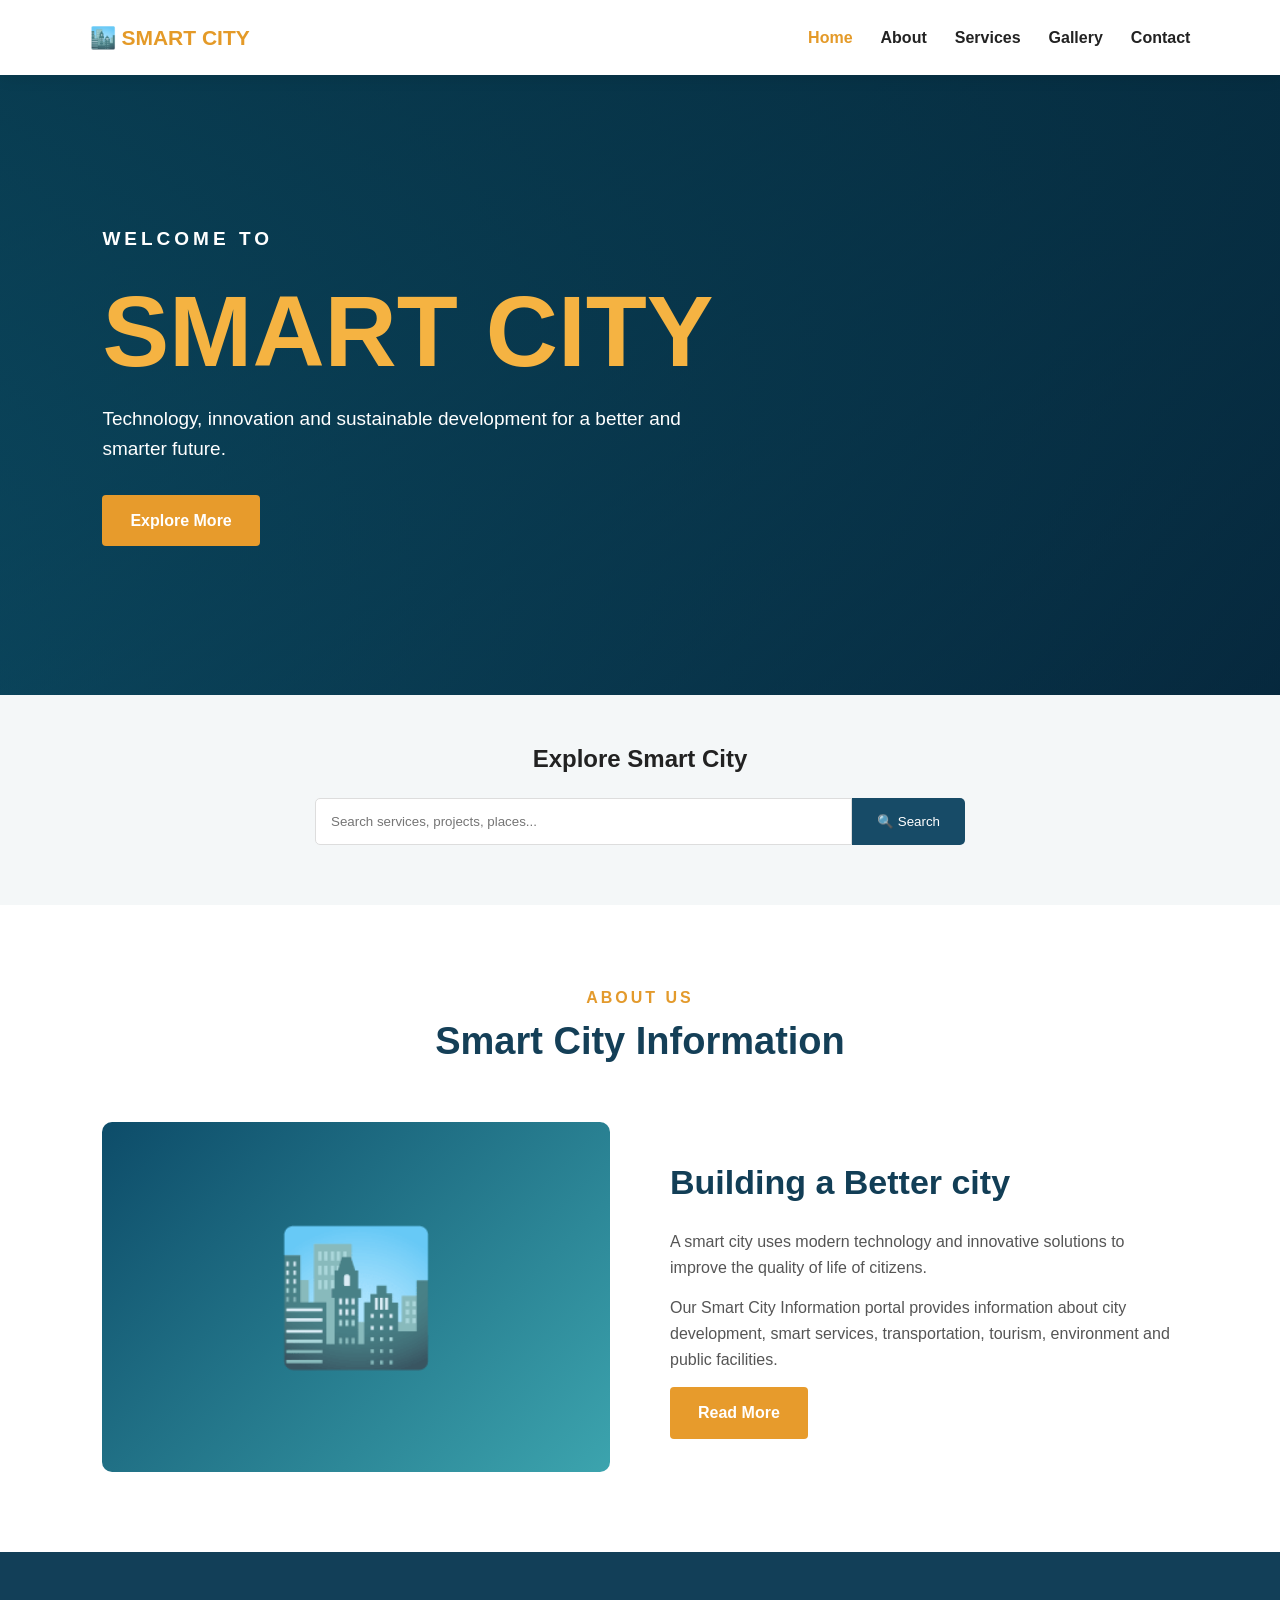
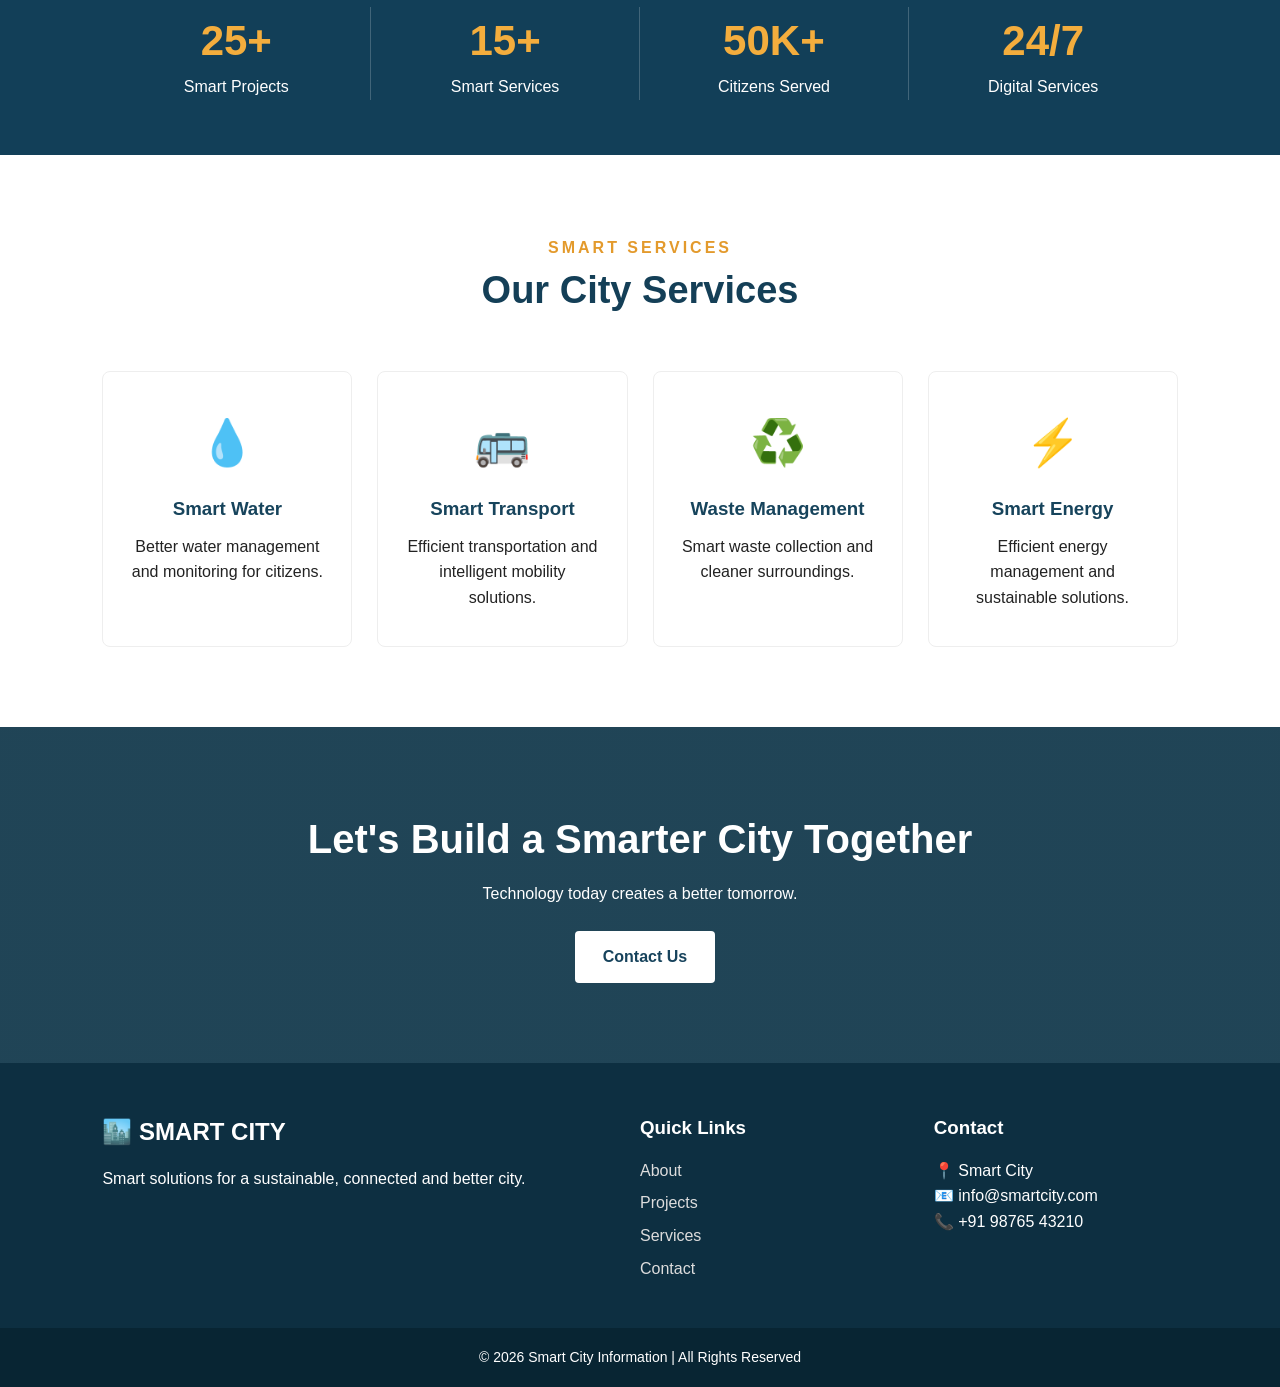
<file: index.html>
<!DOCTYPE html>
<html lang="en">
<head>
    <meta charset="UTF-8">
    <meta name="viewport" content="width=device-width, initial-scale=1.0">
    <title> Smart City | Home</title>
    <link rel="stylesheet" href="style.css">
</head>

<body>

<!-- Header -->
<header>
    <div class="logo">
        <span>🏙️</span>
         <b>SMART CITY</b>
    </div>

    <nav id="navbar">
        <a href="index.html" class="active">Home</a>
        <a href="about.html">About</a>
        <a href="services.html">Services</a>
        <a href="gallery.html">Gallery</a>
        <a href="contact.html">Contact</a>
    </nav>

    <button class="menu-btn" onclick="toggleMenu()">☰</button>
</header>


<!-- Hero Section -->
<section class="hero">

    <div class="hero-content">
        <p class="small-title">WELCOME TO</p>

        <h1>
            <span>SMART CITY</span>
        </h1>

        <p>
            Technology, innovation and sustainable development
            for a better and smarter future.
        </p>

        <div>
            <a href="about.html" class="btn">Explore More</a>
            <!-- <a href="projects.html" class="btn btn-light">Our Projects</a> -->
        </div>
    </div>

</section>


<!-- Search -->
<section class="search-section">
    <h2>Explore Smart City</h2>

    <div class="search-box">
        <input type="text" id="searchInput"
               placeholder="Search services, projects, places...">

        <button onclick="searchWebsite()">🔍 Search</button>
    </div>

    <p id="searchResult"></p>
</section>


<!-- About -->
<section class="section">
    <div class="section-title">
        <p>ABOUT US</p>
        <h2>Smart City Information</h2>
    </div>

    <div class="about-home">

        <div class="about-image">
            <div class="city-icon">🏙️</div>
        </div>

        <div class="about-text">
            <h2>Building a Better city</h2>

            <p>
                A smart city uses modern technology and innovative
                solutions to improve the quality of life of citizens.
            </p>

            <p>
                Our Smart City Information portal provides information
                about city development, smart services, transportation,
                tourism, environment and public facilities.
            </p>

            <a href="about.html" class="btn">Read More</a>
        </div>

    </div>
</section>


<!-- Statistics -->
<section class="stats">

    <div class="stat">
        <h2>25+</h2>
        <p>Smart Projects</p>
    </div>

    <div class="stat">
        <h2>15+</h2>
        <p>Smart Services</p>
    </div>

    <div class="stat">
        <h2>50K+</h2>
        <p>Citizens Served</p>
    </div>

    <div class="stat">
        <h2>24/7</h2>
        <p>Digital Services</p>
    </div>

</section>


<!-- Services -->
<section class="section">

    <div class="section-title">
        <p>SMART SERVICES</p>
        <h2>Our City Services</h2>
    </div>

    <div class="cards">

        <div class="card">
            <div class="icon">💧</div>
            <h3>Smart Water</h3>
            <p>
                Better water management and monitoring
                for citizens.
            </p>
        </div>

        <div class="card">
            <div class="icon">🚌</div>
            <h3>Smart Transport</h3>
            <p>
                Efficient transportation and intelligent
                mobility solutions.
            </p>
        </div>

        <div class="card">
            <div class="icon">♻️</div>
            <h3>Waste Management</h3>
            <p>
                Smart waste collection and cleaner
                surroundings.
            </p>
        </div>

        <div class="card">
            <div class="icon">⚡</div>
            <h3>Smart Energy</h3>
            <p>
                Efficient energy management and
                sustainable solutions.
            </p>
        </div>

    </div>

</section>


<!-- Projects
<section class="project-section">

    <div class="section-title">
        <p>DEVELOPMENT</p>
        <h2>Smart City Projects</h2>
    </div>

    <div class="project-grid">

        <div class="project">
            <div class="project-img">🏛️</div>
            <div class="project-content">
                <span>HERITAGE</span>
                <h3>Heritage Development</h3>
                <p>
                    Development and preservation of important
                    heritage locations.
                </p>
                <a href="projects.html">View Project →</a>
            </div>
        </div>

        <div class="project">
            <div class="project-img">🌳</div>
            <div class="project-content">
                <span>ENVIRONMENT</span>
                <h3>Green City Project</h3>
                <p>
                    Creating greener public spaces and improving
                    the urban environment.
                </p>
                <a href="projects.html">View Project →</a>
            </div>
        </div>

        <div class="project">
            <div class="project-img">🚦</div>
            <div class="project-content">
                <span>TRANSPORT</span>
                <h3>Smart Traffic System</h3>
                <p>
                    Technology-based traffic monitoring and
                    management.
                </p>
                <a href="projects.html">View Project →</a>
            </div>
        </div>

    </div>

</section> -->


<!-- CTA -->
<section class="cta">

    <h2>Let's Build a Smarter City Together</h2>

    <p>
        Technology today creates a better tomorrow.
    </p>

    <a href="contact.html" class="btn btn-light">
        Contact Us
    </a>

</section>


<!-- Footer -->
<footer>

    <div class="footer-container">

        <div>
            <h2>🏙️  SMART CITY</h2>
            <p>
                Smart solutions for a sustainable,
                connected and better city.
            </p>
        </div>

        <div>
            <h3>Quick Links</h3>
            <a href="about.html">About</a>
            <a href="projects.html">Projects</a>
            <a href="services.html">Services</a>
            <a href="contact.html">Contact</a>
        </div>

        <div>
            <h3>Contact</h3>
            <p>📍 Smart City </p>
            <p>📧 info@smartcity.com</p>
            <p>📞 +91 98765 43210</p>
        </div>

    </div>

    <div class="copyright">
        © 2026  Smart City Information | All Rights Reserved
    </div>

</footer>

<script src="script.js"></script>

</body>
</html>
</file>
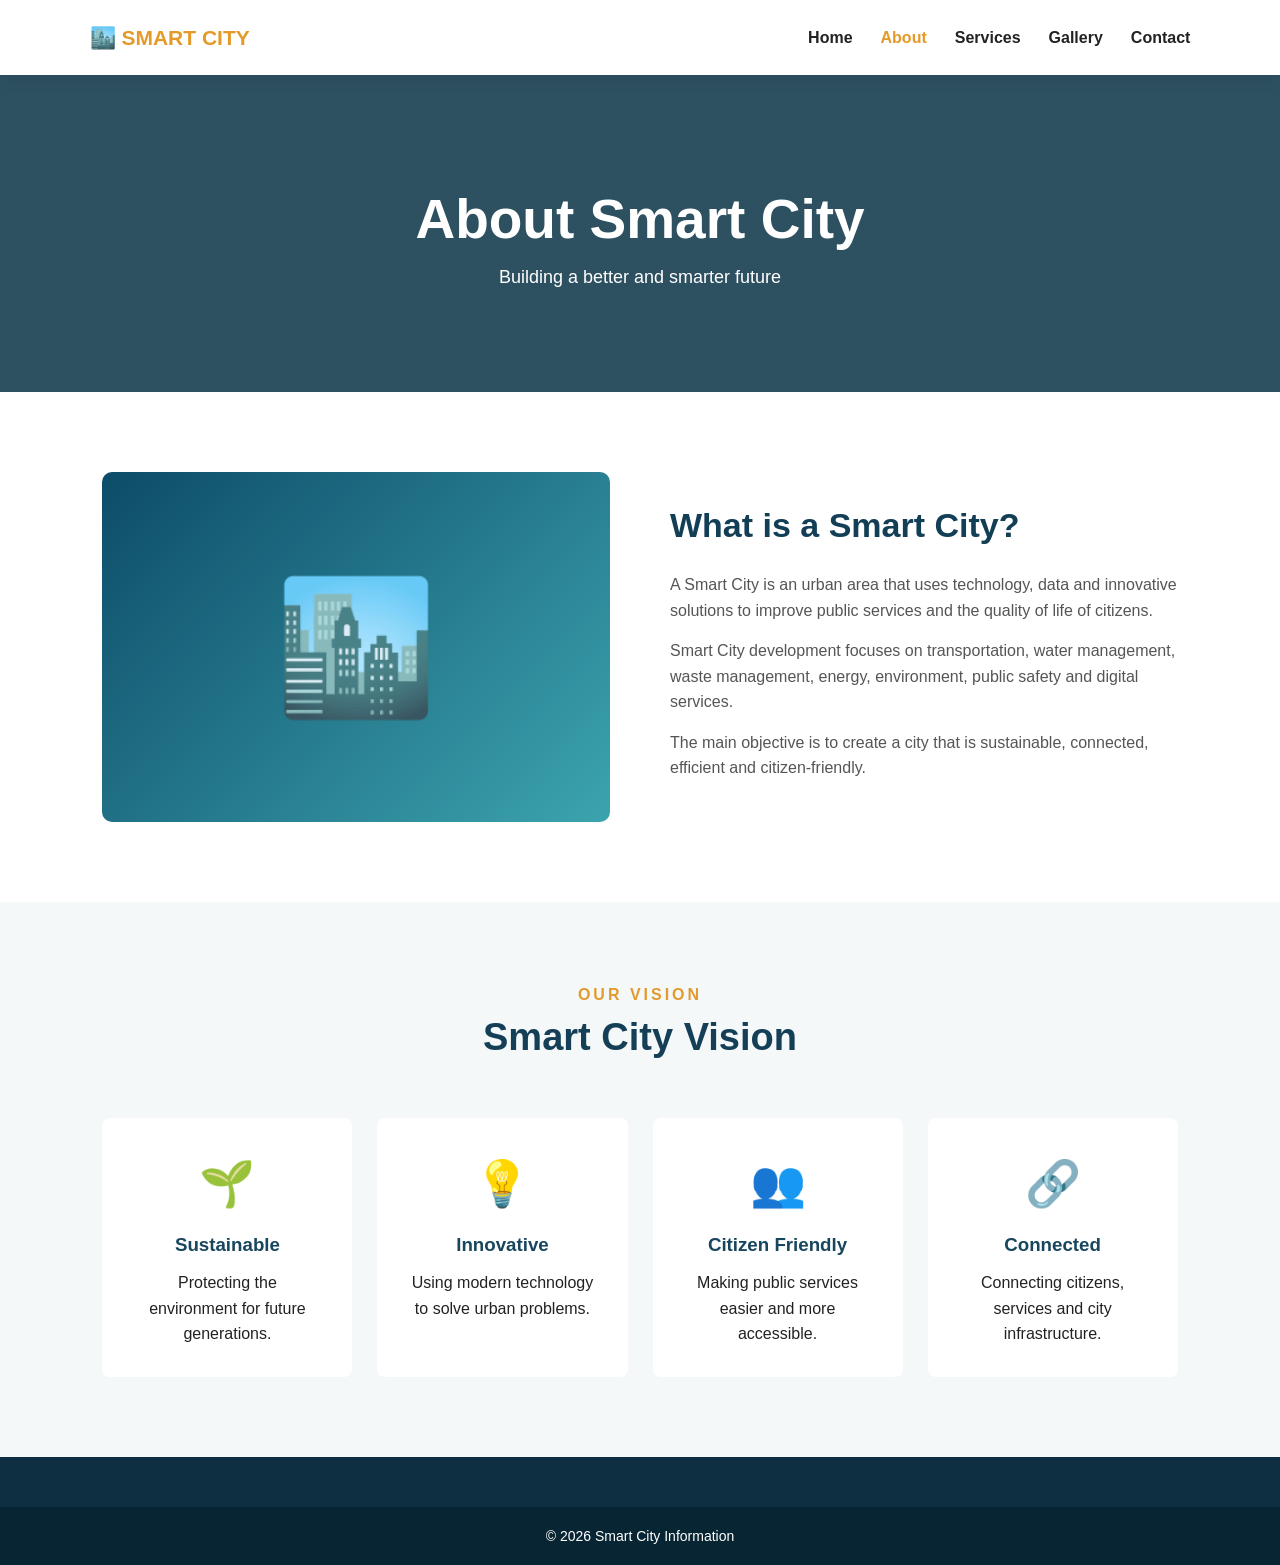
<file: about.html>
<!DOCTYPE html>
<html lang="en">

<head>
    <meta charset="UTF-8">
    <meta name="viewport" content="width=device-width, initial-scale=1.0">
    <title>About |  Smart City</title>
    <link rel="stylesheet" href="style.css">
</head>

<body>

<header>

    <div class="logo">
        🏙️ <b>SMART CITY</b>
    </div>

    <nav>
        <a href="index.html">Home</a>
        <a href="about.html" class="active">About</a>
        <!-- <a href="projects.html">Projects</a> -->
        <a href="services.html">Services</a>
        <a href="gallery.html">Gallery</a>
        <a href="contact.html">Contact</a>
    </nav>

</header>


<section class="page-banner">

    <h1>About Smart City</h1>
    <p>Building a better and smarter future</p>

</section>


<section class="section">

    <div class="about-home">

        <div class="about-image">
            <div class="city-icon">🏙️</div>
        </div>

        <div class="about-text">

            <h2>What is a Smart City?</h2>

            <p>
                A Smart City is an urban area that uses technology,
                data and innovative solutions to improve public
                services and the quality of life of citizens.
            </p>

            <p>
                Smart City development focuses on transportation,
                water management, waste management, energy,
                environment, public safety and digital services.
            </p>

            <p>
                The main objective is to create a city that is
                sustainable, connected, efficient and citizen-friendly.
            </p>

        </div>

    </div>

</section>


<section class="section light-bg">

    <div class="section-title">

        <p>OUR VISION</p>

        <h2>Smart City Vision</h2>

    </div>

    <div class="vision-grid">

        <div class="vision-card">
            <span>🌱</span>
            <h3>Sustainable</h3>
            <p>Protecting the environment for future generations.</p>
        </div>

        <div class="vision-card">
            <span>💡</span>
            <h3>Innovative</h3>
            <p>Using modern technology to solve urban problems.</p>
        </div>

        <div class="vision-card">
            <span>👥</span>
            <h3>Citizen Friendly</h3>
            <p>Making public services easier and more accessible.</p>
        </div>

        <div class="vision-card">
            <span>🔗</span>
            <h3>Connected</h3>
            <p>Connecting citizens, services and city infrastructure.</p>
        </div>

    </div>

</section>


<footer>

    <div class="copyright">
        © 2026  Smart City Information
    </div>

</footer>

</body>
</html>
</file>
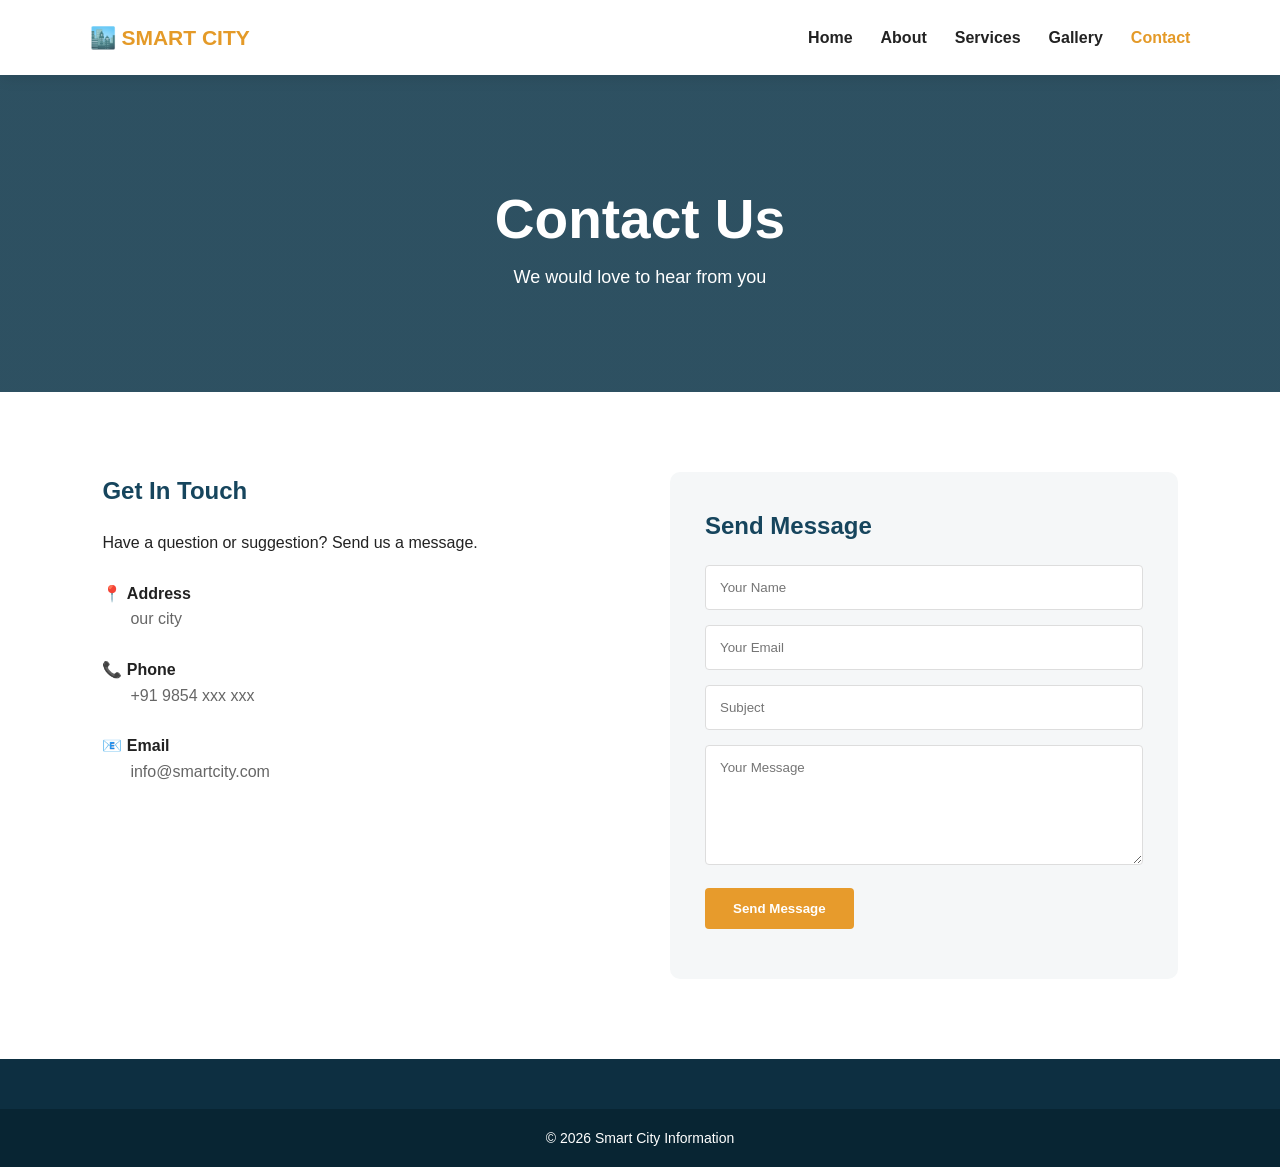
<file: contact.html>
<!DOCTYPE html>
<html lang="en">

<head>

    <meta charset="UTF-8">

    <meta name="viewport"
          content="width=device-width, initial-scale=1.0">

    <title>Contact | Smart City</title>

    <link rel="stylesheet" href="style.css">

</head>

<body>

<header>

    <div class="logo">
        🏙️  <b>SMART CITY</b>
    </div>

    <nav>

        <a href="index.html">Home</a>
        <a href="about.html">About</a>
        <a href="services.html">Services</a>
        <a href="gallery.html">Gallery</a>
        <a href="contact.html" class="active">Contact</a>

    </nav>

</header>


<section class="page-banner">

    <h1>Contact Us</h1>

    <p>We would love to hear from you</p>

</section>


<section class="section">

    <div class="contact-container">


        <div class="contact-info">

            <h2>Get In Touch</h2>

            <p>
                Have a question or suggestion?
                Send us a message.
            </p>

            <div class="contact-item">
                📍 <b>Address</b>
                <p> our city</p>
            </div>

            <div class="contact-item">
                📞 <b>Phone</b>
                <p>+91 9854 xxx xxx</p>
            </div>

            <div class="contact-item">
                📧 <b>Email</b>
                <p>info@smartcity.com</p>
            </div>

        </div>


        <form id="contactForm">

            <h2>Send Message</h2>

            <input
                type="text"
                id="name"
                placeholder="Your Name"
                required>

            <input
                type="email"
                id="email"
                placeholder="Your Email"
                required>

            <input
                type="text"
                id="subject"
                placeholder="Subject"
                required>

            <textarea
                id="message"
                placeholder="Your Message"
                rows="6"
                required></textarea>

            <button type="submit" class="btn">
                Send Message
            </button>

            <p id="formMessage"></p>

        </form>

    </div>

</section>


<footer>

    <div class="copyright">
        © 2026  Smart City Information
    </div>

</footer>


<script src="script.js"></script>

</body>

</html>
</file>
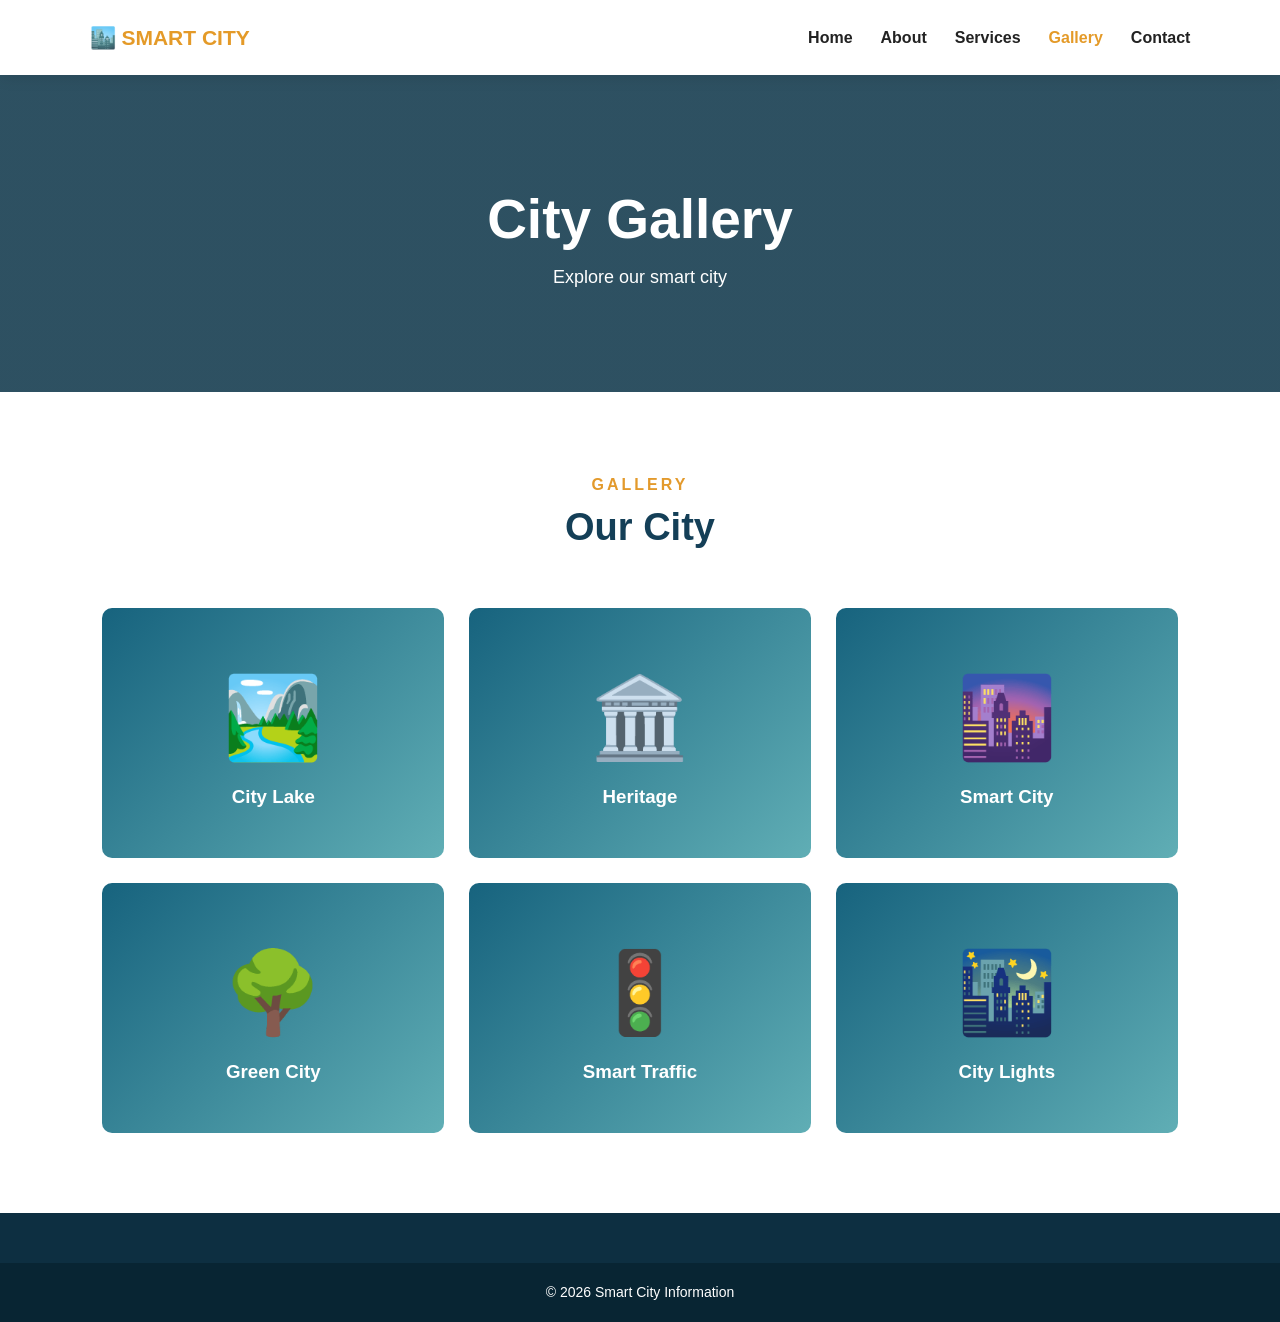
<file: gallery.html>
<!DOCTYPE html>
<html lang="en">

<head>

    <meta charset="UTF-8">

    <meta name="viewport"
          content="width=device-width, initial-scale=1.0">

    <title>Gallery | Smart City</title>

    <link rel="stylesheet" href="style.css">

</head>

<body>

<header>

    <div class="logo">
        🏙️  <b>SMART CITY</b>
    </div>

    <nav>

        <a href="index.html">Home</a>
        <a href="about.html">About</a>
        <a href="services.html">Services</a>
        <a href="gallery.html" class="active">Gallery</a>
        <a href="contact.html">Contact</a>

    </nav>

</header>


<section class="page-banner">

    <h1>City Gallery</h1>

    <p>Explore our smart city</p>

</section>


<section class="section">

    <div class="section-title">

        <p>GALLERY</p>

        <h2> Our City</h2>

    </div>


    <div class="gallery">

        <div class="gallery-item">
            <div>🏞️</div>
            <h3>City Lake</h3>
        </div>

        <div class="gallery-item">
            <div>🏛️</div>
            <h3>Heritage</h3>
        </div>

        <div class="gallery-item">
            <div>🌆</div>
            <h3>Smart City</h3>
        </div>

        <div class="gallery-item">
            <div>🌳</div>
            <h3>Green City</h3>
        </div>

        <div class="gallery-item">
            <div>🚦</div>
            <h3>Smart Traffic</h3>
        </div>

        <div class="gallery-item">
            <div>🌃</div>
            <h3>City Lights</h3>
        </div>

    </div>

</section>


<footer>

    <div class="copyright">
        © 2026  Smart City Information
    </div>

</footer>

</body>

</html>
</file>
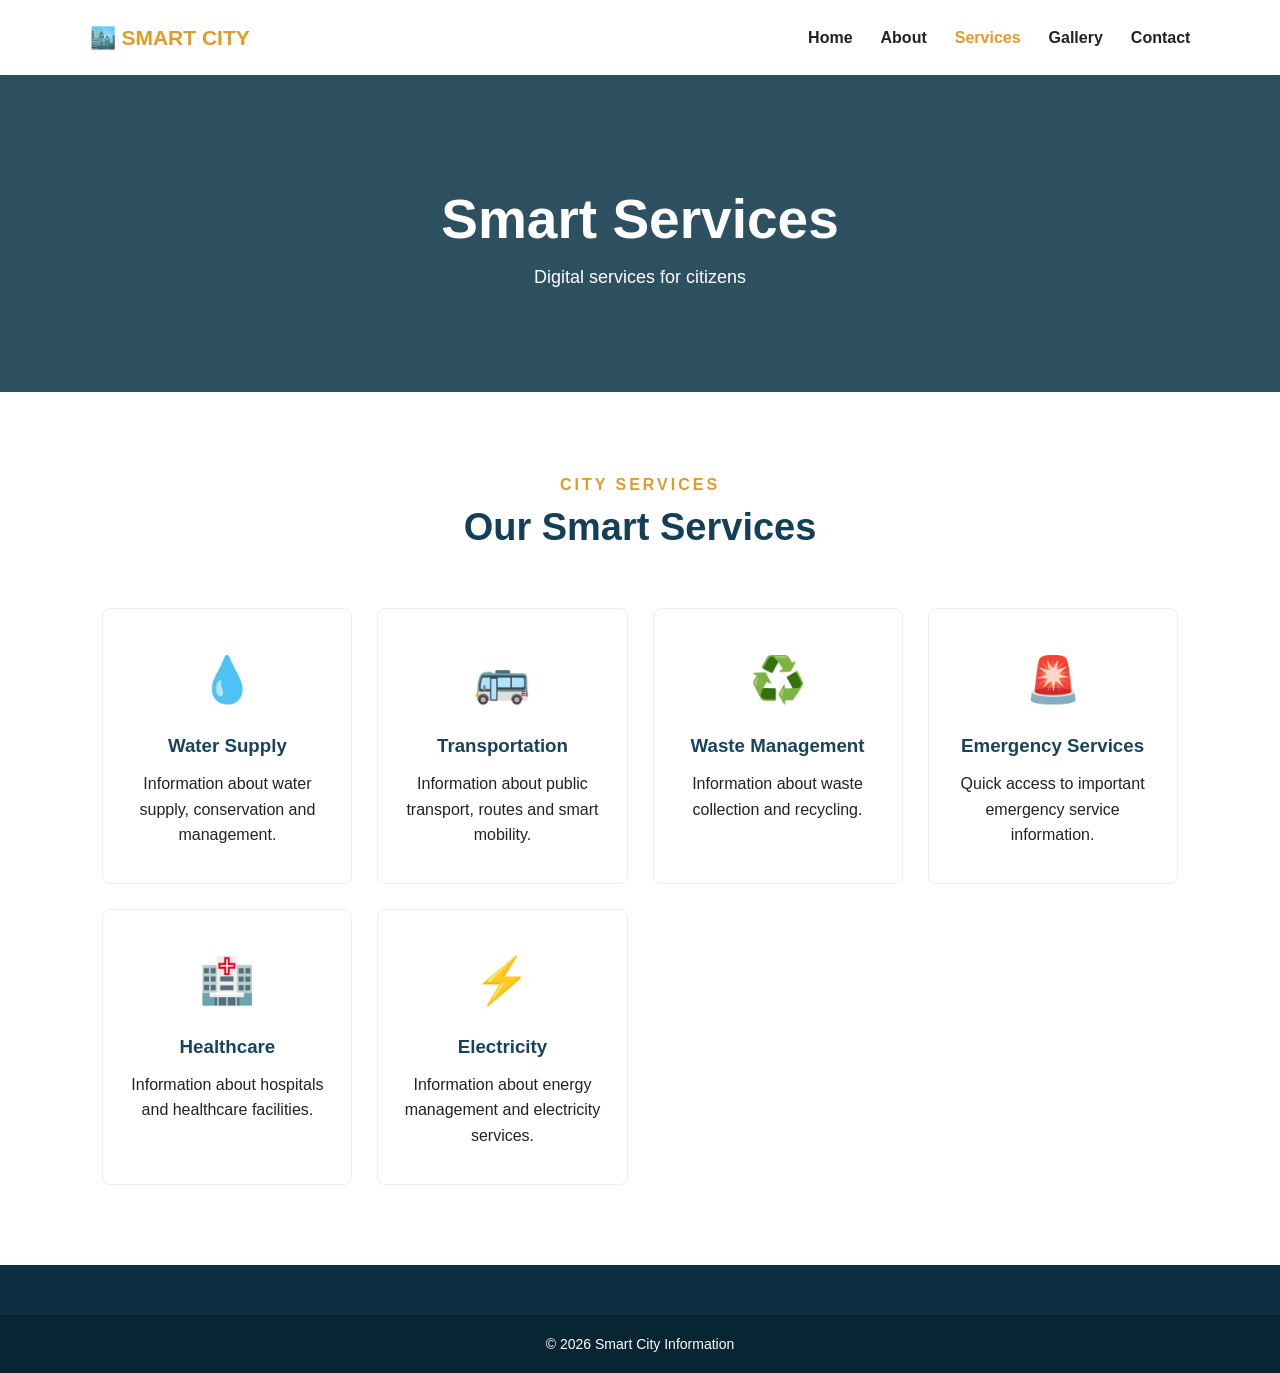
<file: services.html>
<!DOCTYPE html>
<html lang="en">

<head>

    <meta charset="UTF-8">

    <meta name="viewport"
          content="width=device-width, initial-scale=1.0">

    <title>Services | Smart City</title>

    <link rel="stylesheet" href="style.css">

</head>

<body>

<header>

    <div class="logo">
        🏙️  <b>SMART CITY</b>
    </div>

    <nav>

        <a href="index.html">Home</a>
        <a href="about.html">About</a>
        <!-- <a href="projects.html">Projects</a> -->
        <a href="services.html" class="active">Services</a>
        <a href="gallery.html">Gallery</a>
        <a href="contact.html">Contact</a>

    </nav>

</header>


<section class="page-banner">

    <h1>Smart Services</h1>

    <p>Digital services for citizens</p>

</section>


<section class="section">

    <div class="section-title">

        <p>CITY SERVICES</p>

        <h2>Our Smart Services</h2>

    </div>


    <div class="cards">

        <div class="card">

            <div class="icon">💧</div>

            <h3>Water Supply</h3>

            <p>
                Information about water supply,
                conservation and management.
            </p>

        </div>


        <div class="card">

            <div class="icon">🚌</div>

            <h3>Transportation</h3>

            <p>
                Information about public transport,
                routes and smart mobility.
            </p>

        </div>


        <div class="card">

            <div class="icon">♻️</div>

            <h3>Waste Management</h3>

            <p>
                Information about waste collection
                and recycling.
            </p>

        </div>


        <div class="card">

            <div class="icon">🚨</div>

            <h3>Emergency Services</h3>

            <p>
                Quick access to important emergency
                service information.
            </p>

        </div>


        <div class="card">

            <div class="icon">🏥</div>

            <h3>Healthcare</h3>

            <p>
                Information about hospitals and
                healthcare facilities.
            </p>

        </div>


        <div class="card">

            <div class="icon">⚡</div>

            <h3>Electricity</h3>

            <p>
                Information about energy management
                and electricity services.
            </p>

        </div>

    </div>

</section>


<footer>

    <div class="copyright">
        © 2026  Smart City Information
    </div>

</footer>

</body>

</html>
</file>
<file: style.css>
* {
    margin: 0;
    padding: 0;
    box-sizing: border-box;
}

html {
    scroll-behavior: smooth;
}

body {
    font-family: Arial, Helvetica, sans-serif;
    color: #222;
    background: #fff;
    line-height: 1.6;
}


/* HEADER */

header {
    height: 75px;
    padding: 0 7%;
    display: flex;
    align-items: center;
    justify-content: space-between;
    background: #ffffff;
    box-shadow: 0 2px 15px rgba(0,0,0,0.1);
    position: sticky;
    top: 0;
    z-index: 1000;
}

.logo {
    font-size: 21px;
    font-weight: bold;
    color: #123d58;
}

.logo b {
    color: #e49a28;
}

nav {
    display: flex;
    gap: 28px;
}

nav a {
    text-decoration: none;
    color: #222;
    font-weight: 600;
    transition: 0.3s;
}

nav a:hover,
nav a.active {
    color: #e49a28;
}

.menu-btn {
    display: none;
    border: none;
    background: none;
    font-size: 27px;
}


/* HERO */

.hero {
    min-height: 620px;

    background:
    linear-gradient(
        rgba(4,35,52,0.75),
        rgba(4,35,52,0.55)
    ),
    linear-gradient(135deg, #1687a7, #092f49);

    display: flex;
    align-items: center;

    padding: 70px 8%;
}

.hero-content {
    max-width: 650px;
    color: white;
}

.small-title {
    letter-spacing: 4px;
    font-weight: bold;
    margin-bottom: 15px;
}

.hero h1 {
    font-size: clamp(55px, 9vw, 100px);
    line-height: 0.95;
    margin-bottom: 25px;
}

.hero h1 span {
    color: #f5b342;
}

.hero-content > p {
    font-size: 19px;
    max-width: 580px;
    margin-bottom: 30px;
}


/* BUTTON */

.btn {
    display: inline-block;
    background: #e79b2c;
    color: white;
    border: none;
    padding: 13px 28px;
    border-radius: 4px;
    text-decoration: none;
    font-weight: bold;
    cursor: pointer;
    transition: 0.3s;
}

.btn:hover {
    transform: translateY(-3px);
    background: #c97f16;
}

.btn-light {
    background: white;
    color: #17435c;
    margin-left: 10px;
}

.btn-light:hover {
    background: #eee;
}


/* SEARCH */

.search-section {
    background: #f4f7f8;
    text-align: center;
    padding: 45px 20px;
}

.search-section h2 {
    margin-bottom: 20px;
}

.search-box {
    max-width: 650px;
    margin: auto;
    display: flex;
}

.search-box input {
    flex: 1;
    padding: 15px;
    border: 1px solid #ddd;
    border-radius: 5px 0 0 5px;
    outline: none;
}

.search-box button {
    border: none;
    padding: 0 25px;
    background: #174b67;
    color: white;
    cursor: pointer;
    border-radius: 0 5px 5px 0;
}

#searchResult {
    margin-top: 15px;
    font-weight: bold;
}


/* SECTION */

.section {
    padding: 80px 8%;
}

.section-title {
    text-align: center;
    margin-bottom: 50px;
}

.section-title p {
    color: #e39a2c;
    font-weight: bold;
    letter-spacing: 3px;
}

.section-title h2 {
    color: #143f57;
    font-size: 38px;
}


/* ABOUT */

.about-home {
    display: grid;
    grid-template-columns: 1fr 1fr;
    gap: 60px;
    align-items: center;
}

.about-image {
    min-height: 350px;
    border-radius: 10px;

    display: flex;
    justify-content: center;
    align-items: center;

    background:
    linear-gradient(135deg, #0d4c69, #3ca4ae);
}

.city-icon {
    font-size: 130px;
}

.about-text h2 {
    color: #123e56;
    font-size: 34px;
    margin-bottom: 20px;
}

.about-text p {
    margin-bottom: 15px;
    color: #555;
}


/* STATS */

.stats {
    padding: 55px 8%;
    background: #123f58;

    display: grid;
    grid-template-columns: repeat(4,1fr);

    text-align: center;
    color: white;
}

.stat {
    border-right: 1px solid rgba(255,255,255,.2);
}

.stat:last-child {
    border: none;
}

.stat h2 {
    color: #f3ad3d;
    font-size: 42px;
}


/* CARDS */

.cards {
    display: grid;
    grid-template-columns: repeat(4,1fr);
    gap: 25px;
}

.card {
    padding: 35px 25px;
    text-align: center;

    border: 1px solid #eee;
    border-radius: 8px;

    transition: 0.3s;
    background: white;
}

.card:hover {
    transform: translateY(-10px);
    box-shadow: 0 15px 30px rgba(0,0,0,.12);
}

.icon {
    font-size: 45px;
    margin-bottom: 15px;
}

.card h3 {
    color: #17445c;
    margin-bottom: 10px;
}


/* PROJECTS */

.project-section {
    background: #f4f7f8;
    padding: 80px 8%;
}

.project-grid {
    display: grid;
    grid-template-columns: repeat(3,1fr);
    gap: 30px;
}

.project {
    background: white;
    border-radius: 8px;
    overflow: hidden;
    box-shadow: 0 5px 20px rgba(0,0,0,.08);
    transition: 0.3s;
}

.project:hover {
    transform: translateY(-8px);
}

.project-img {
    height: 190px;

    display: flex;
    align-items: center;
    justify-content: center;

    font-size: 75px;

    background: linear-gradient(
        135deg,
        #1d7894,
        #8ed1d2
    );
}

.project-content {
    padding: 25px;
}

.project-content span {
    color: #e39727;
    font-size: 13px;
    font-weight: bold;
}

.project-content h3 {
    color: #16445d;
    margin: 8px 0;
}

.project-content p {
    color: #666;
}

.project-content a {
    display: inline-block;
    margin-top: 15px;
    color: #174e69;
    font-weight: bold;
    text-decoration: none;
}

.small-btn {
    border: none;
    padding: 10px 20px;
    background: #e39a2c;
    color: white;
    border-radius: 4px;
    cursor: pointer;
    margin-top: 15px;
}


/* CTA */

.cta {
    text-align: center;
    padding: 80px 20px;

    color: white;

    background:
    linear-gradient(
        rgba(8,48,68,.9),
        rgba(8,48,68,.9)
    );
}

.cta h2 {
    font-size: 40px;
    margin-bottom: 10px;
}

.cta p {
    margin-bottom: 25px;
}


/* PAGE BANNER */

.page-banner {
    padding: 100px 20px;
    text-align: center;
    color: white;

    background:
    linear-gradient(
        rgba(9,50,70,.85),
        rgba(9,50,70,.85)
    );
}

.page-banner h1 {
    font-size: 55px;
}

.page-banner p {
    font-size: 18px;
}


/* VISION */

.light-bg {
    background: #f5f8f9;
}

.vision-grid {
    display: grid;
    grid-template-columns: repeat(4,1fr);
    gap: 25px;
}

.vision-card {
    background: white;
    padding: 30px;
    text-align: center;
    border-radius: 8px;
}

.vision-card span {
    font-size: 45px;
}

.vision-card h3 {
    color: #17465e;
    margin: 10px 0;
}


/* GALLERY */

.gallery {
    display: grid;
    grid-template-columns: repeat(3,1fr);
    gap: 25px;
}

.gallery-item {
    height: 250px;
    border-radius: 10px;
    overflow: hidden;

    display: flex;
    flex-direction: column;
    align-items: center;
    justify-content: center;

    color: white;

    background:
    linear-gradient(
        135deg,
        #17637e,
        #60aeb5
    );

    transition: 0.3s;
}

.gallery-item:hover {
    transform: scale(1.03);
}

.gallery-item div {
    font-size: 80px;
}


/* CONTACT */

.contact-container {
    display: grid;
    grid-template-columns: 1fr 1fr;
    gap: 60px;
}

.contact-info h2,
form h2 {
    color: #16455d;
    margin-bottom: 20px;
}

.contact-item {
    margin-top: 25px;
}

.contact-item p {
    margin-left: 28px;
    color: #666;
}

form {
    padding: 35px;
    background: #f5f7f8;
    border-radius: 10px;
}

form input,
form textarea {
    width: 100%;
    padding: 14px;
    margin-bottom: 15px;

    border: 1px solid #ddd;
    border-radius: 4px;

    outline: none;
    font-family: inherit;
}

form textarea {
    resize: vertical;
}

#formMessage {
    margin-top: 15px;
    font-weight: bold;
}


/* FOOTER */

footer {
    background: #0d2f41;
    color: white;
    padding-top: 50px;
}

.footer-container {
    padding: 0 8% 40px;

    display: grid;
    grid-template-columns: 2fr 1fr 1fr;
    gap: 50px;
}

.footer-container h2,
.footer-container h3 {
    margin-bottom: 15px;
}

.footer-container a {
    display: block;
    color: #ddd;
    text-decoration: none;
    margin: 7px 0;
}

.footer-container a:hover {
    color: #e6a03a;
}

.copyright {
    text-align: center;
    padding: 18px;
    background: #082533;
    font-size: 14px;
}


/* RESPONSIVE */

@media (max-width: 900px) {

    header {
        padding: 0 5%;
    }

    nav {
        gap: 15px;
    }

    .cards {
        grid-template-columns: repeat(2,1fr);
    }

    .project-grid {
        grid-template-columns: repeat(2,1fr);
    }

    .stats {
        grid-template-columns: repeat(2,1fr);
        gap: 30px;
    }

    .vision-grid {
        grid-template-columns: repeat(2,1fr);
    }

}

@media (max-width: 700px) {

    header {
        height: 65px;
    }

    nav {
        display: none;
        position: absolute;
        top: 65px;
        left: 0;
        width: 100%;
        background: white;

        flex-direction: column;
        padding: 20px;
    }

    nav.show {
        display: flex;
    }

    .menu-btn {
        display: block;
    }

    .hero {
        min-height: 550px;
        padding: 50px 7%;
    }

    .hero h1 {
        font-size: 55px;
    }

    .about-home,
    .contact-container {
        grid-template-columns: 1fr;
    }

    .cards,
    .project-grid,
    .gallery,
    .vision-grid {
        grid-template-columns: 1fr;
    }

    .stats {
        grid-template-columns: 1fr 1fr;
    }

    .footer-container {
        grid-template-columns: 1fr;
    }

    .search-box {
        flex-direction: column;
    }

    .search-box input,
    .search-box button {
        border-radius: 4px;
        padding: 14px;
    }

    .search-box button {
        margin-top: 8px;
    }

    .btn-light {
        margin-left: 0;
        margin-top: 10px;
    }

}
</file>
